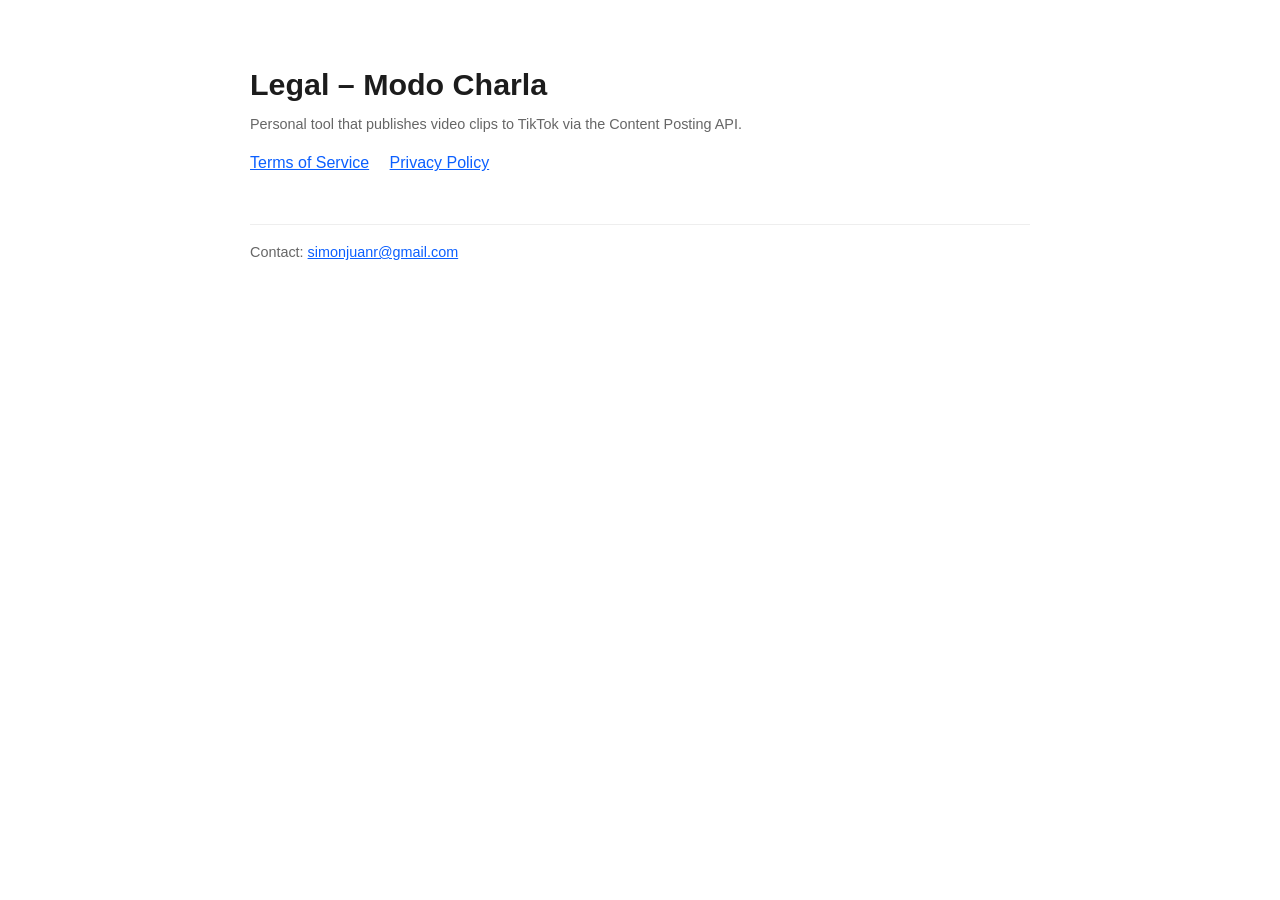
<file: index.html>
<!doctype html>
<html lang="en">
<head>
  <meta charset="utf-8">
  <meta name="viewport" content="width=device-width, initial-scale=1">
  <title>Legal – Modo Charla</title>
  <link rel="stylesheet" href="style.css">
</head>
<body>
  <h1>Legal – Modo Charla</h1>
  <p class="updated">Personal tool that publishes video clips to TikTok via the Content Posting API.</p>
  <nav>
    <a href="tos.html">Terms of Service</a>
    <a href="privacy.html">Privacy Policy</a>
  </nav>
  <footer>Contact: <a href="mailto:simonjuanr@gmail.com">simonjuanr@gmail.com</a></footer>
</body>
</html>
</file>
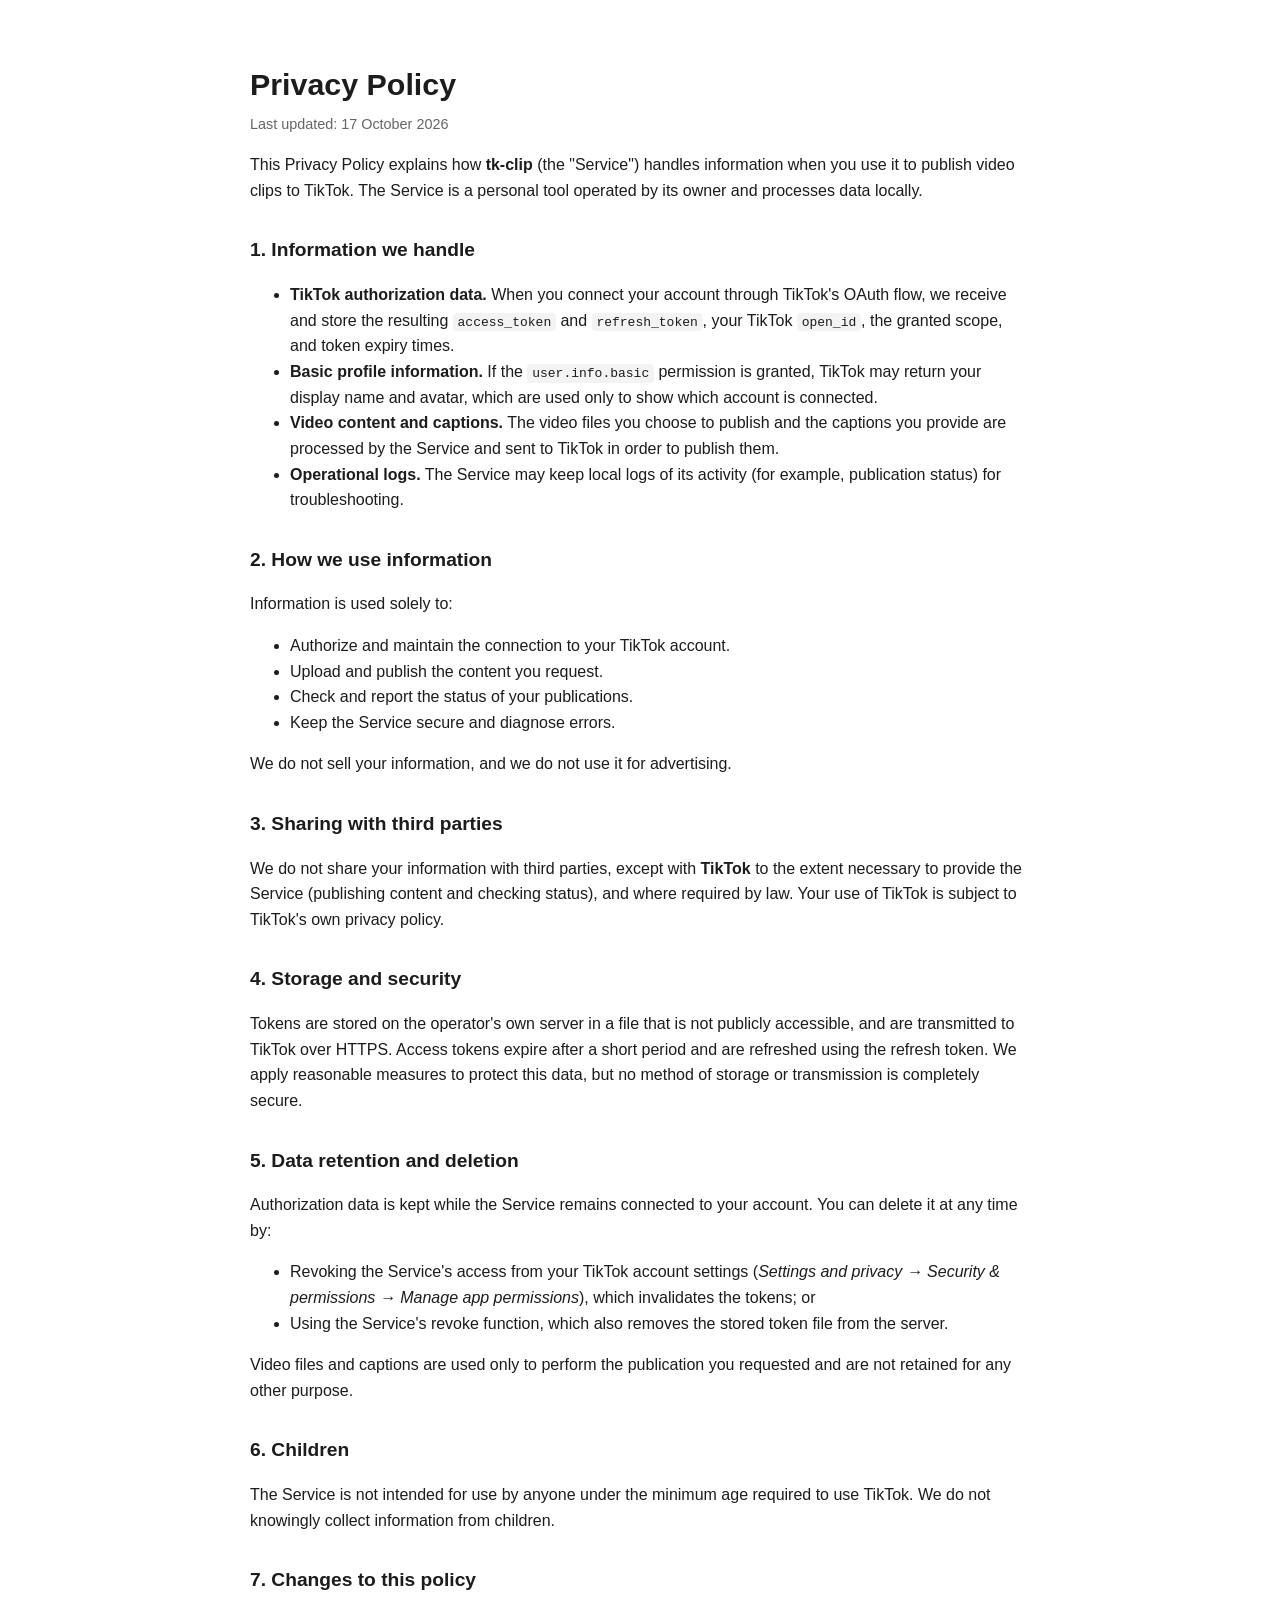
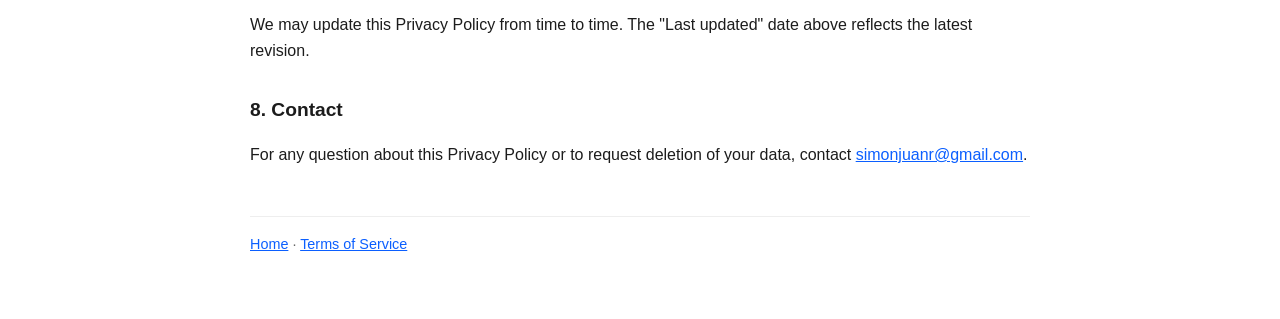
<file: privacy.html>
<!doctype html>
<html lang="en">
<head>
  <meta charset="utf-8">
  <meta name="viewport" content="width=device-width, initial-scale=1">
  <title>Privacy Policy – tk-clip</title>
  <link rel="stylesheet" href="style.css">
</head>
<body>
  <h1>Privacy Policy</h1>
  <p class="updated">Last updated: 17 October 2026</p>

  <p>
    This Privacy Policy explains how <strong>tk-clip</strong> (the "Service")
    handles information when you use it to publish video clips to TikTok. The
    Service is a personal tool operated by its owner and processes data locally.
  </p>

  <h2>1. Information we handle</h2>
  <ul>
    <li>
      <strong>TikTok authorization data.</strong> When you connect your account
      through TikTok's OAuth flow, we receive and store the resulting
      <code>access_token</code> and <code>refresh_token</code>, your TikTok
      <code>open_id</code>, the granted scope, and token expiry times.
    </li>
    <li>
      <strong>Basic profile information.</strong> If the <code>user.info.basic</code>
      permission is granted, TikTok may return your display name and avatar,
      which are used only to show which account is connected.
    </li>
    <li>
      <strong>Video content and captions.</strong> The video files you choose to
      publish and the captions you provide are processed by the Service and sent
      to TikTok in order to publish them.
    </li>
    <li>
      <strong>Operational logs.</strong> The Service may keep local logs of its
      activity (for example, publication status) for troubleshooting.
    </li>
  </ul>

  <h2>2. How we use information</h2>
  <p>Information is used solely to:</p>
  <ul>
    <li>Authorize and maintain the connection to your TikTok account.</li>
    <li>Upload and publish the content you request.</li>
    <li>Check and report the status of your publications.</li>
    <li>Keep the Service secure and diagnose errors.</li>
  </ul>
  <p>We do not sell your information, and we do not use it for advertising.</p>

  <h2>3. Sharing with third parties</h2>
  <p>
    We do not share your information with third parties, except with
    <strong>TikTok</strong> to the extent necessary to provide the Service
    (publishing content and checking status), and where required by law. Your use
    of TikTok is subject to TikTok's own privacy policy.
  </p>

  <h2>4. Storage and security</h2>
  <p>
    Tokens are stored on the operator's own server in a file that is not publicly
    accessible, and are transmitted to TikTok over HTTPS. Access tokens expire
    after a short period and are refreshed using the refresh token. We apply
    reasonable measures to protect this data, but no method of storage or
    transmission is completely secure.
  </p>

  <h2>5. Data retention and deletion</h2>
  <p>
    Authorization data is kept while the Service remains connected to your
    account. You can delete it at any time by:
  </p>
  <ul>
    <li>Revoking the Service's access from your TikTok account settings
        (<em>Settings and privacy → Security &amp; permissions → Manage app
        permissions</em>), which invalidates the tokens; or</li>
    <li>Using the Service's revoke function, which also removes the stored
        token file from the server.</li>
  </ul>
  <p>
    Video files and captions are used only to perform the publication you
    requested and are not retained for any other purpose.
  </p>

  <h2>6. Children</h2>
  <p>
    The Service is not intended for use by anyone under the minimum age required
    to use TikTok. We do not knowingly collect information from children.
  </p>

  <h2>7. Changes to this policy</h2>
  <p>
    We may update this Privacy Policy from time to time. The "Last updated" date
    above reflects the latest revision.
  </p>

  <h2>8. Contact</h2>
  <p>
    For any question about this Privacy Policy or to request deletion of your
    data, contact
    <a href="mailto:simonjuanr@gmail.com">simonjuanr@gmail.com</a>.
  </p>

  <footer>
    <a href="index.html">Home</a> · <a href="tos.html">Terms of Service</a>
  </footer>
</body>
</html>
</file>
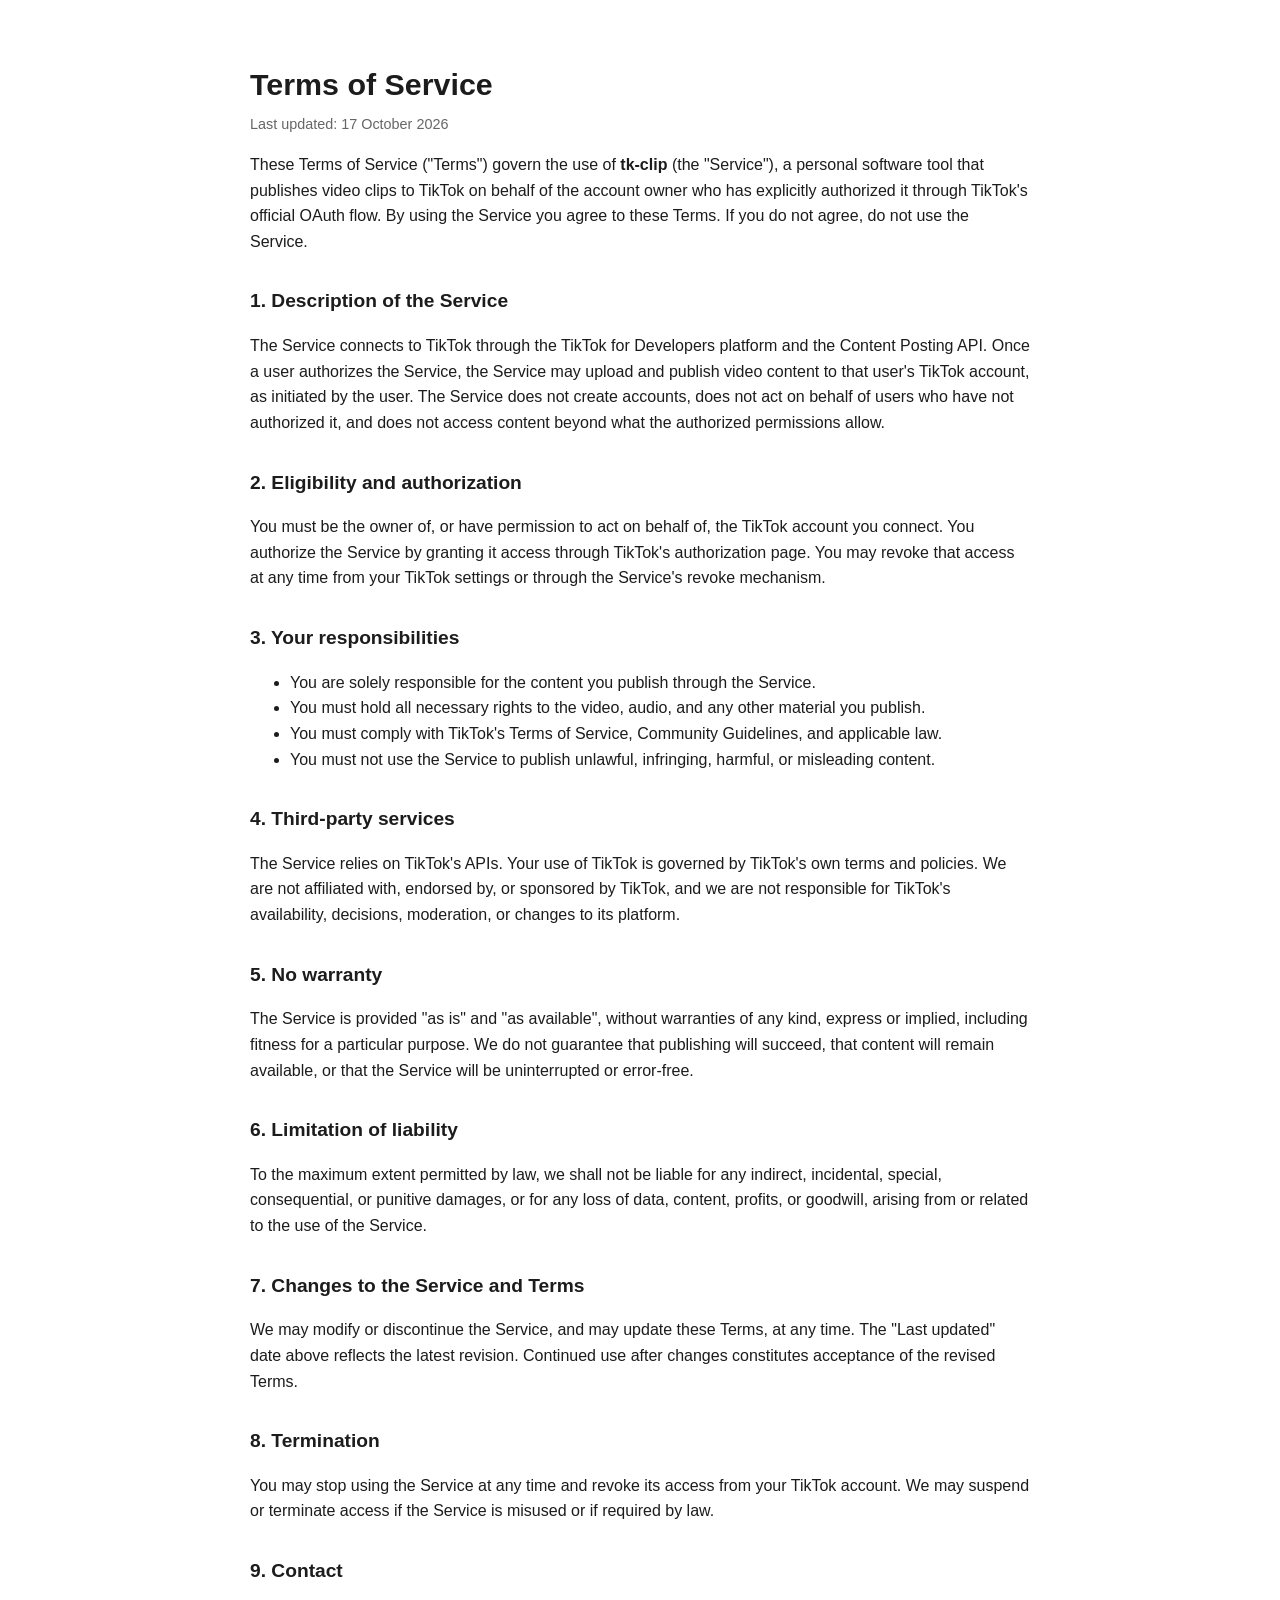
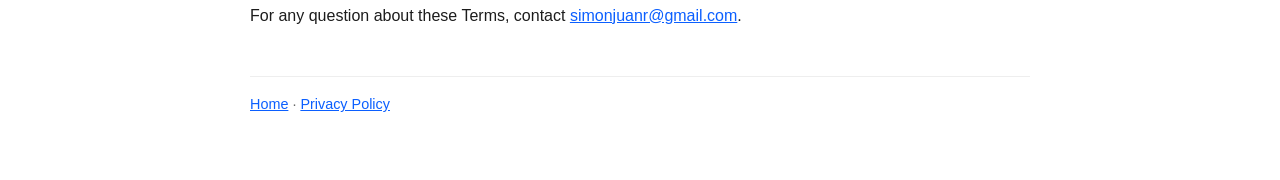
<file: tos.html>
<!doctype html>
<html lang="en">
<head>
  <meta charset="utf-8">
  <meta name="viewport" content="width=device-width, initial-scale=1">
  <title>Terms of Service – tk-clip</title>
  <link rel="stylesheet" href="style.css">
</head>
<body>
  <h1>Terms of Service</h1>
  <p class="updated">Last updated: 17 October 2026</p>

  <p>
    These Terms of Service ("Terms") govern the use of <strong>tk-clip</strong>
    (the "Service"), a personal software tool that publishes video clips to
    TikTok on behalf of the account owner who has explicitly authorized it
    through TikTok's official OAuth flow. By using the Service you agree to
    these Terms. If you do not agree, do not use the Service.
  </p>

  <h2>1. Description of the Service</h2>
  <p>
    The Service connects to TikTok through the TikTok for Developers platform
    and the Content Posting API. Once a user authorizes the Service, the Service
    may upload and publish video content to that user's TikTok account, as
    initiated by the user. The Service does not create accounts, does not act on
    behalf of users who have not authorized it, and does not access content
    beyond what the authorized permissions allow.
  </p>

  <h2>2. Eligibility and authorization</h2>
  <p>
    You must be the owner of, or have permission to act on behalf of, the TikTok
    account you connect. You authorize the Service by granting it access through
    TikTok's authorization page. You may revoke that access at any time from
    your TikTok settings or through the Service's revoke mechanism.
  </p>

  <h2>3. Your responsibilities</h2>
  <ul>
    <li>You are solely responsible for the content you publish through the Service.</li>
    <li>You must hold all necessary rights to the video, audio, and any other material you publish.</li>
    <li>You must comply with TikTok's Terms of Service, Community Guidelines, and applicable law.</li>
    <li>You must not use the Service to publish unlawful, infringing, harmful, or misleading content.</li>
  </ul>

  <h2>4. Third-party services</h2>
  <p>
    The Service relies on TikTok's APIs. Your use of TikTok is governed by
    TikTok's own terms and policies. We are not affiliated with, endorsed by, or
    sponsored by TikTok, and we are not responsible for TikTok's availability,
    decisions, moderation, or changes to its platform.
  </p>

  <h2>5. No warranty</h2>
  <p>
    The Service is provided "as is" and "as available", without warranties of any
    kind, express or implied, including fitness for a particular purpose. We do
    not guarantee that publishing will succeed, that content will remain
    available, or that the Service will be uninterrupted or error-free.
  </p>

  <h2>6. Limitation of liability</h2>
  <p>
    To the maximum extent permitted by law, we shall not be liable for any
    indirect, incidental, special, consequential, or punitive damages, or for any
    loss of data, content, profits, or goodwill, arising from or related to the
    use of the Service.
  </p>

  <h2>7. Changes to the Service and Terms</h2>
  <p>
    We may modify or discontinue the Service, and may update these Terms, at any
    time. The "Last updated" date above reflects the latest revision. Continued
    use after changes constitutes acceptance of the revised Terms.
  </p>

  <h2>8. Termination</h2>
  <p>
    You may stop using the Service at any time and revoke its access from your
    TikTok account. We may suspend or terminate access if the Service is misused
    or if required by law.
  </p>

  <h2>9. Contact</h2>
  <p>
    For any question about these Terms, contact
    <a href="mailto:simonjuanr@gmail.com">simonjuanr@gmail.com</a>.
  </p>

  <footer>
    <a href="index.html">Home</a> · <a href="privacy.html">Privacy Policy</a>
  </footer>
</body>
</html>
</file>
<file: style.css>
body { font-family: -apple-system, BlinkMacSystemFont, "Segoe UI", Roboto, Helvetica, Arial, sans-serif;
       line-height: 1.6; color: #1c1c1c; max-width: 780px; margin: 0 auto; padding: 2.5rem 1.25rem 4rem; }
h1 { font-size: 1.9rem; margin-bottom: .25rem; }
h2 { font-size: 1.2rem; margin-top: 2rem; }
.updated { color: #666; font-size: .9rem; margin-top: 0; }
a { color: #0b5fff; }
nav a { margin-right: 1rem; }
footer { margin-top: 3rem; border-top: 1px solid #eee; padding-top: 1rem; color: #666; font-size: .9rem; }
code { background: #f3f3f3; padding: .1rem .3rem; border-radius: 4px; }
</file>
